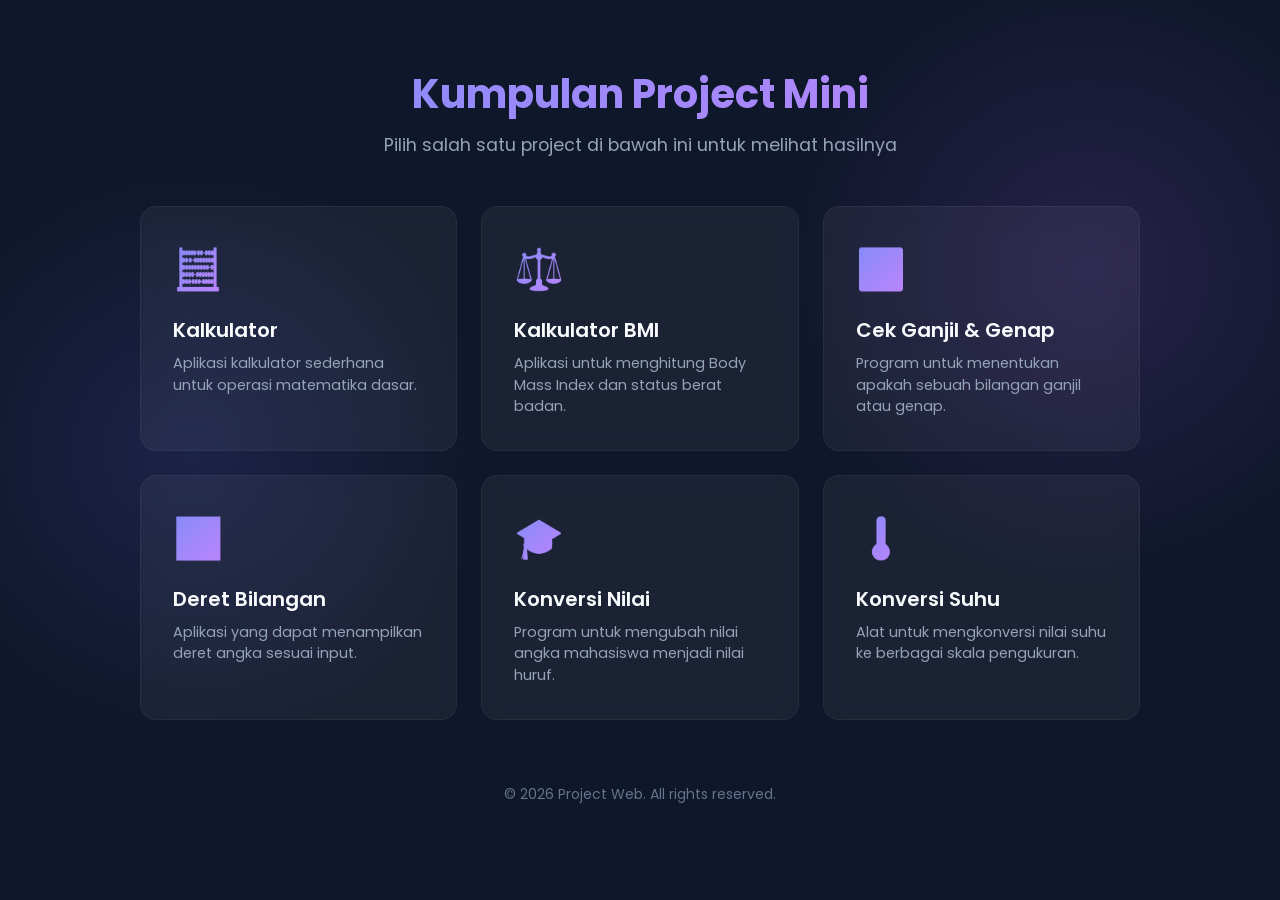
<file: kalkulator/index.html>
<!DOCTYPE html>
<html lang="id">
<head>
    <meta charset="UTF-8">
    <meta name="viewport" content="width=device-width, initial-scale=1.0">
    <title>Kumpulan Project Web</title>
    <link href="https://fonts.googleapis.com/css2?family=Poppins:wght@300;400;600;700&display=swap" rel="stylesheet">
    <style>
        :root {
            --primary: #6366f1;
            --secondary: #a855f7;
            --bg-color: #0f172a;
            --text-color: #f8fafc;
            --card-bg: rgba(255, 255, 255, 0.05);
            --card-hover: rgba(255, 255, 255, 0.1);
        }

        * {
            margin: 0;
            padding: 0;
            box-sizing: border-box;
            font-family: 'Poppins', sans-serif;
        }

        body {
            background-color: var(--bg-color);
            background-image: 
                radial-gradient(circle at 15% 50%, rgba(99, 102, 241, 0.15), transparent 25%),
                radial-gradient(circle at 85% 30%, rgba(168, 85, 247, 0.15), transparent 25%);
            color: var(--text-color);
            min-height: 100vh;
            display: flex;
            flex-direction: column;
            align-items: center;
            padding: 2rem;
        }

        .container {
            max-width: 1000px;
            width: 100%;
        }

        header {
            text-align: center;
            margin-bottom: 3rem;
            margin-top: 2rem;
            animation: fadeInDown 1s ease-out;
        }

        header h1 {
            font-size: 2.5rem;
            font-weight: 700;
            margin-bottom: 0.5rem;
            background: linear-gradient(to right, #818cf8, #c084fc);
            -webkit-background-clip: text;
            -webkit-text-fill-color: transparent;
        }

        header p {
            color: #94a3b8;
            font-size: 1.1rem;
        }

        .grid {
            display: grid;
            grid-template-columns: repeat(auto-fit, minmax(280px, 1fr));
            gap: 1.5rem;
        }

        .card {
            background: var(--card-bg);
            border: 1px solid rgba(255, 255, 255, 0.05);
            border-radius: 16px;
            padding: 2rem;
            text-decoration: none;
            color: var(--text-color);
            transition: all 0.3s ease;
            backdrop-filter: blur(10px);
            display: flex;
            flex-direction: column;
            align-items: flex-start;
            animation: fadeInUp 0.8s ease-out backwards;
        }

        .card:nth-child(1) { animation-delay: 0.1s; }
        .card:nth-child(2) { animation-delay: 0.2s; }
        .card:nth-child(3) { animation-delay: 0.3s; }
        .card:nth-child(4) { animation-delay: 0.4s; }
        .card:nth-child(5) { animation-delay: 0.5s; }
        .card:nth-child(6) { animation-delay: 0.6s; }

        .card:hover {
            transform: translateY(-5px);
            background: var(--card-hover);
            border-color: rgba(255, 255, 255, 0.1);
            box-shadow: 0 10px 30px -10px rgba(0, 0, 0, 0.5);
        }

        .icon {
            font-size: 2.5rem;
            margin-bottom: 1rem;
            background: linear-gradient(135deg, #818cf8, #c084fc);
            -webkit-background-clip: text;
            -webkit-text-fill-color: transparent;
            display: inline-block;
        }

        .card h2 {
            font-size: 1.25rem;
            font-weight: 600;
            margin-bottom: 0.5rem;
        }

        .card p {
            color: #94a3b8;
            font-size: 0.9rem;
            line-height: 1.5;
        }

        @keyframes fadeInDown {
            from { opacity: 0; transform: translateY(-20px); }
            to { opacity: 1; transform: translateY(0); }
        }

        @keyframes fadeInUp {
            from { opacity: 0; transform: translateY(20px); }
            to { opacity: 1; transform: translateY(0); }
        }
        
        footer {
            margin-top: 4rem;
            text-align: center;
            color: #64748b;
            font-size: 0.875rem;
        }
    </style>
</head>
<body>

    <div class="container">
        <header>
            <h1>Kumpulan Project Mini</h1>
            <p>Pilih salah satu project di bawah ini untuk melihat hasilnya</p>
        </header>

        <div class="grid">
            <a href="1-kalkulator.html" class="card">
                <div class="icon">🧮</div>
                <h2>Kalkulator</h2>
                <p>Aplikasi kalkulator sederhana untuk operasi matematika dasar.</p>
            </a>
            
            <a href="BMI.html" class="card">
                <div class="icon">⚖️</div>
                <h2>Kalkulator BMI</h2>
                <p>Aplikasi untuk menghitung Body Mass Index dan status berat badan.</p>
            </a>

            <a href="cek_Ganjil_Genap.html" class="card">
                <div class="icon">🔢</div>
                <h2>Cek Ganjil & Genap</h2>
                <p>Program untuk menentukan apakah sebuah bilangan ganjil atau genap.</p>
            </a>

            <a href="deret_bilangan.html" class="card">
                <div class="icon">📈</div>
                <h2>Deret Bilangan</h2>
                <p>Aplikasi yang dapat menampilkan deret angka sesuai input.</p>
            </a>

            <a href="konvesi_nilai_mahasiswa.html" class="card">
                <div class="icon">🎓</div>
                <h2>Konversi Nilai</h2>
                <p>Program untuk mengubah nilai angka mahasiswa menjadi nilai huruf.</p>
            </a>

            <a href="konvesi_suhu.html" class="card">
                <div class="icon">🌡️</div>
                <h2>Konversi Suhu</h2>
                <p>Alat untuk mengkonversi nilai suhu ke berbagai skala pengukuran.</p>
            </a>
        </div>
        
        <footer>
            <p>&copy; 2026 Project Web. All rights reserved.</p>
        </footer>
    </div>

</body>
</html>
</file>
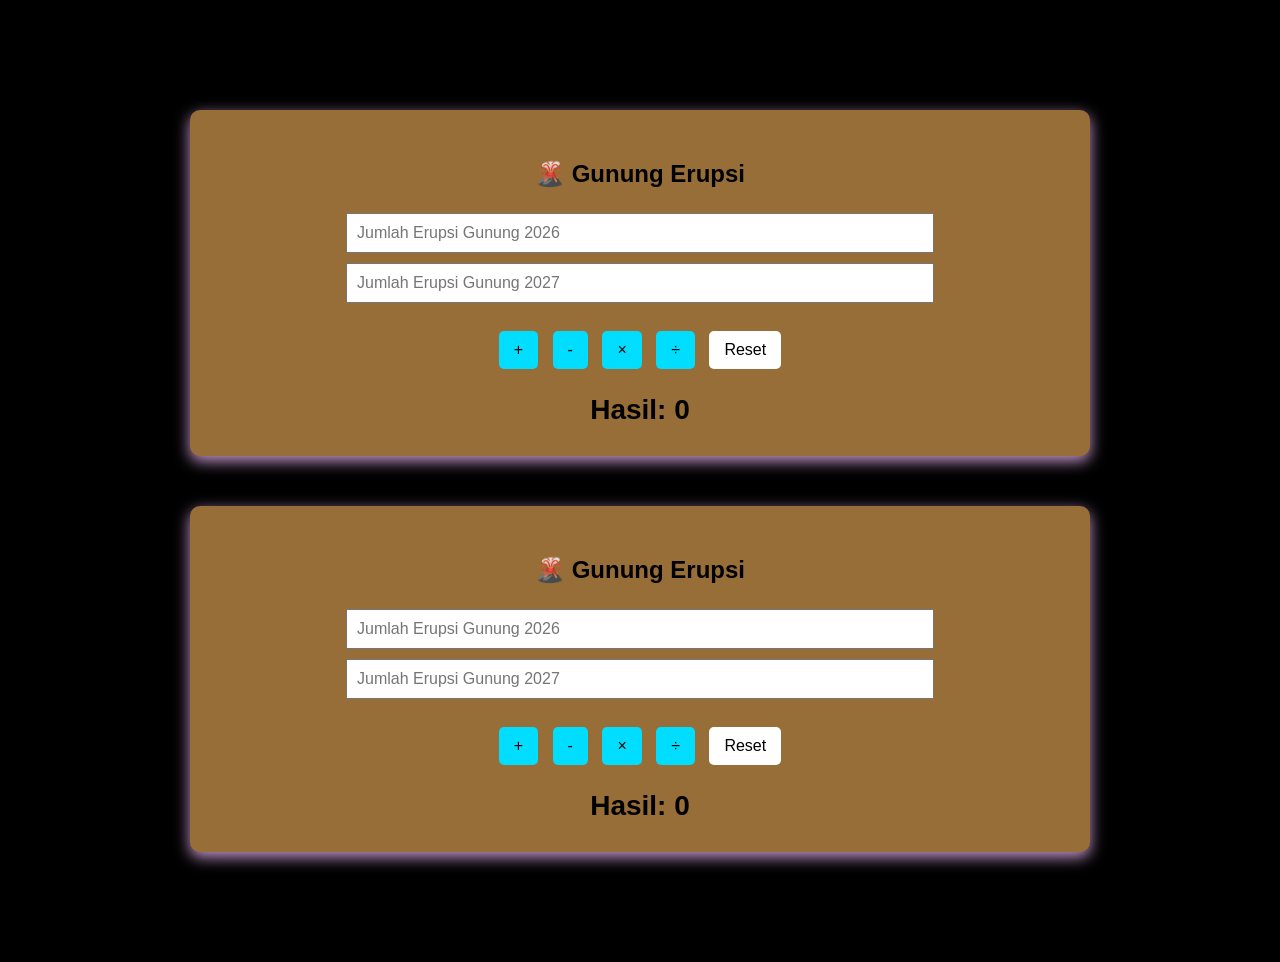
<file: kalkulator/1-kalkulator.html>
<!DOCTYPE html>
<html>

<head>
    <title>Kalkulator Sederhana</title>
    <style>
        body {
            font-family: Arial, sans-serif;
            max-width: 900px;
            margin: 50px auto;
            padding: 60px;
            background: #000000;
        }

        .kalkulator {
            background: rgb(152, 110, 56);
            padding: 30px;
            border-radius: 10px;
            box-shadow: 0 5px 15px rgb(199, 152, 206);
            text-align: center;
        }

        input {
            padding: 9px;
            margin: 5px;
            font-size: 16px;
            width: 70%;
            box-sizing: border-box;
        }

        button {
            padding: 10px 15px;
            margin: 5px;
            font-size: 16px;
            background: #00ddff;
            color: rgb(0, 0, 0);
            border: none;
            border-radius: 5px;
            cursor: pointer;
        }

        button:hover {
            background: #2980b9;
        }

        .hasil {
            font-size: 28px;
            font-weight: bold;
            color: #000000;
            margin-top: 20px;
        }
    </style>
</head>

<body>
    <div class="kalkulator">
        <h2>🌋 Gunung Erupsi</h2>
        <input type="number" id="angka1" placeholder="Jumlah Erupsi Gunung 2026"><br>
        <input type="number" id="angka2" placeholder="Jumlah Erupsi Gunung 2027"><br><br>
        <button onclick="tambah()">+</button>
        <button onclick="kurang()">-</button>
        <button onclick="kali()">×</button>
        <button onclick="bagi()">÷</button>
        <button onclick="reset()" style="background: #ffffff;">Reset</button>
        <div class="hasil">Hasil: <span id="hasilAngka">0</span></div>
    </div>
    <!-- Jarak / spasi antar elemen yang bisa diatur tingginya -->
    <div style="height: 50px;"></div>
    <div class="kalkulator">
        <h2>🌋 Gunung Erupsi</h2>
        <input type="number" id="angka1" placeholder="Jumlah Erupsi Gunung 2026"><br>
        <input type="number" id="angka2" placeholder="Jumlah Erupsi Gunung 2027"><br><br>
        <button onclick="tambah()">+</button>
        <button onclick="kurang()">-</button>
        <button onclick="kali()">×</button>
        <button onclick="bagi()">÷</button>
        <button onclick="reset()" style="background: #ffffff;">Reset</button>
        <div class="hasil">Hasil: <span id="hasilAngka">0</span></div>
    </div>

    <script>
        // Penjelasan: document.getElementById digunakan untuk mengambil nilai dari tag HTML
        function tambah() {
            let a = Number(document.getElementById('angka1').value);
            let b = Number(document.getElementById('angka2').value);
            document.getElementById('hasilAngka').innerHTML = a + b;
        }

        function kurang() {
            let a = Number(document.getElementById('angka1').value);
            let b = Number(document.getElementById('angka2').value);
            document.getElementById('hasilAngka').innerHTML = a - b;
        }

        function kali() {
            let a = Number(document.getElementById('angka1').value);
            let b = Number(document.getElementById('angka2').value);
            document.getElementById('hasilAngka').innerHTML = a * b;
        }

        function bagi() {
            let a = Number(document.getElementById('angka1').value);
            let b = Number(document.getElementById('angka2').value);

            // Validasi pencegahan pembagian dengan angka 0
            if (b === 0) {
                alert('Peringatan: Tidak bisa membagi angka dengan 0!');
                return;
            }
            document.getElementById('hasilAngka').innerHTML = a / b;
        }

        function reset() {
            document.getElementById('angka1').value = "";
            document.getElementById('angka2').value = "";
            document.getElementById('hasilAngka').innerHTML = '0';
        }
    </script>
</body>

</html>
</file>
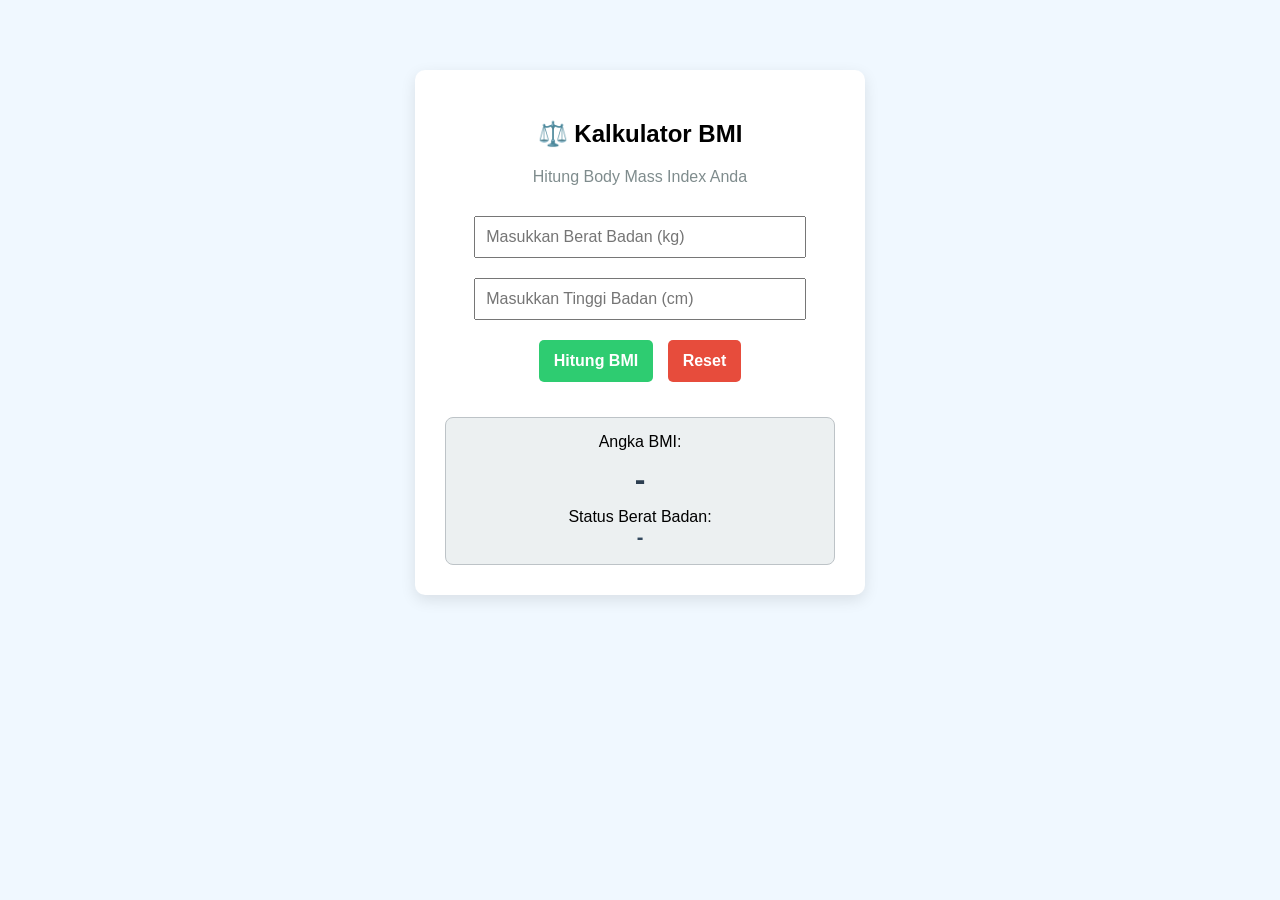
<file: kalkulator/BMI.html>
<!DOCTYPE html>
<html>
<head>
    <title>Kalkulator BMI</title>
    <style>
        /* CSS Dasar sesuai dengan yang sudah dipelajari (Clean & Center) */
        body { font-family: Arial, sans-serif; max-width: 450px; margin: 50px auto; padding: 20px; background: #f0f8ff; }
        .container { background: white; padding: 30px; border-radius: 10px; box-shadow: 0 5px 15px rgba(0,0,0,0.1); text-align: center; }
        input { padding: 10px; margin: 10px 5px; font-size: 16px; width: 85%; box-sizing: border-box; }
        button { padding: 12px 15px; margin: 10px 5px; font-size: 16px; background: #2ecc71; color: white; border: none; border-radius: 5px; cursor: pointer; font-weight: bold;}
        button:hover { background: #27ae60; }
        .btn-reset { background: #e74c3c; }
        .btn-reset:hover { background: #c0392b; }
        
        /* Hiasan CSS untuk area hasil */
        .box-hasil { margin-top: 25px; padding: 15px; background: #ecf0f1; border-radius: 8px; border: 1px solid #bdc3c7; }
        .hasil-angka { font-size: 32px; font-weight: bold; color: #2c3e50; margin: 10px 0; }
        .hasil-status { font-size: 20px; font-weight: bold; color: #34495e; }
    </style>
</head>
<body>
    <div class="container">
        <h2>⚖️ Kalkulator BMI</h2>
        <p style="color: #7f8c8d; margin-bottom: 20px;">Hitung Body Mass Index Anda</p>
        
        <!-- 2 Form Input: Berat (kg) dan Tinggi (cm) -->
        <input type="number" id="inputBerat" placeholder="Masukkan Berat Badan (kg)">
        <input type="number" id="inputTinggi" placeholder="Masukkan Tinggi Badan (cm)">
        
        <!-- Tombol Eksekusi -->
        <button onclick="hitungBMI()">Hitung BMI</button>
        <button onclick="reset()" class="btn-reset">Reset</button>
        
        <!-- Area Tampil Hasil -->
        <div class="box-hasil">
            <div>Angka BMI:</div>
            <div class="hasil-angka" id="angkaBMI">-</div>
            <div>Status Berat Badan:</div>
            <div class="hasil-status" id="statusBMI">-</div>
        </div>
    </div>

    <script>
        function hitungBMI() {
            // 1. Mengambil nilai input
            let berat = parseFloat(document.getElementById('inputBerat').value);
            let tinggiCm = parseFloat(document.getElementById('inputTinggi').value);

            // Validasi Input (mencegah form kosong atau nilai minus)
            if (isNaN(berat) || isNaN(tinggiCm) || berat <= 0 || tinggiCm <= 0) {
                alert("Silakan masukkan nilai Berat dan Tinggi yang valid!");
                return;
            }

            // 2. Rumus Dasar BMI
            // Ubah dulu cm ke meter dengan membagi 100
            let tinggiMeter = tinggiCm / 100;
            // Rumus: Berat / (Tinggi dalam meter * Tinggi dalam meter)
            let bmi = berat / (tinggiMeter * tinggiMeter);

            // 3. Menentukan Status Berat Badan berdasarkan kriteria
            let status = "";
            
            if (bmi < 18.5) {
                status = "Kurus";
            } else if (bmi <= 24.9) {
                status = "Normal";
            } else if (bmi <= 29.9) {
                status = "Gemuk";
            } else {
                status = "Obesitas"; // BMI 30 ke atas
            }

            // 4. Menampilkan hasil ke layar
            // toFixed(1) digunakan agar angka desimal di belakang koma hanya 1 digit (contoh: 22.5)
            document.getElementById('angkaBMI').innerHTML = bmi.toFixed(1);
            document.getElementById('statusBMI').innerHTML = status;
        }

        function reset() {
            // Mengembalikan semua input dan output ke kondisi semula
            document.getElementById('inputBerat').value = "";
            document.getElementById('inputTinggi').value = "";
            document.getElementById('angkaBMI').innerHTML = "-";
            document.getElementById('statusBMI').innerHTML = "-";
        }
    </script>
</body>
</html>
</file>
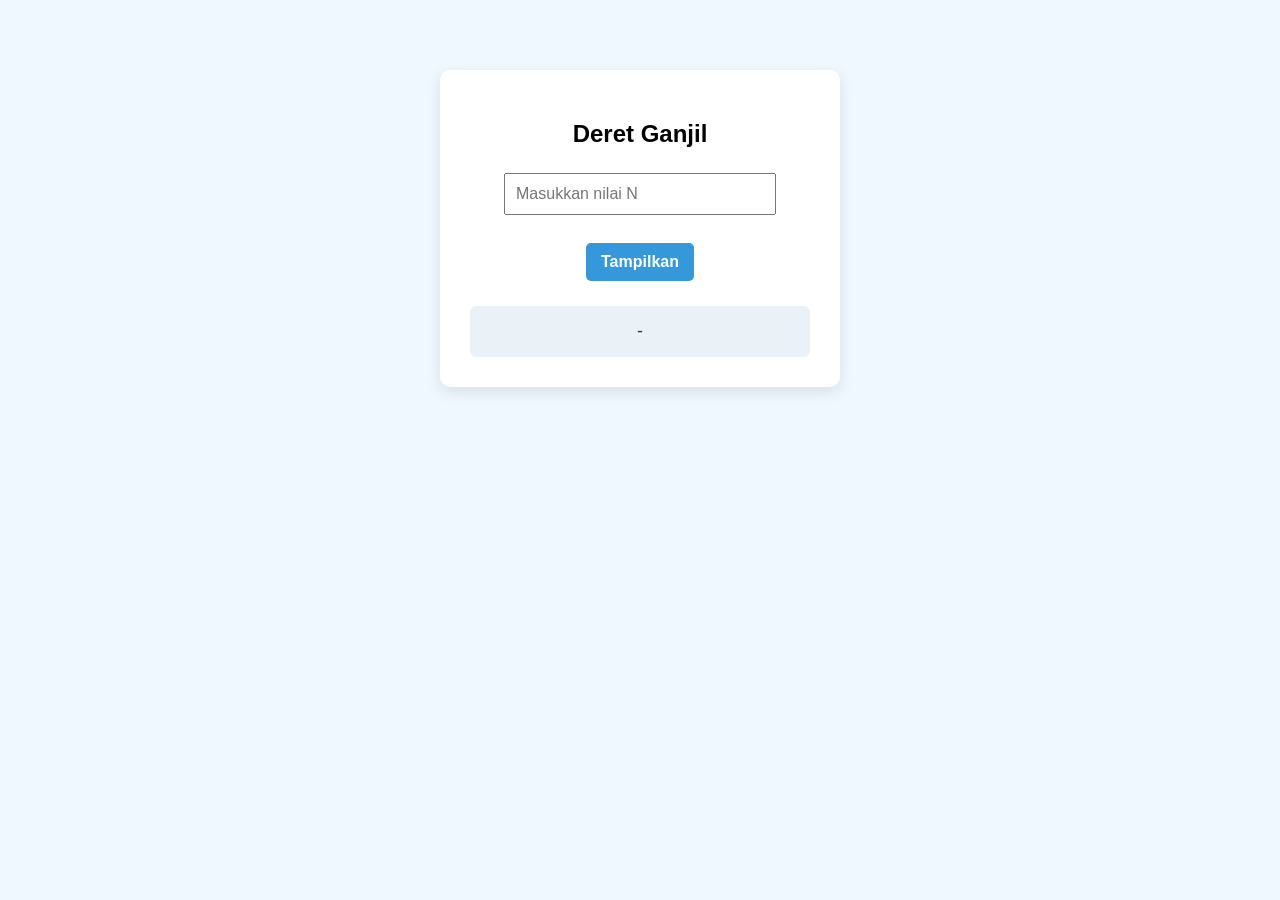
<file: kalkulator/deret_bilangan.html>
<!DOCTYPE html>
<html>
<head>
    <title>Tugas 2 - Deret Bilangan Ganjil</title>
    <style>
        body { font-family: Arial, sans-serif; max-width: 400px; margin: 50px auto; padding: 20px; background: #f0f8ff; }
        .container { background: white; padding: 30px; border-radius: 10px; box-shadow: 0 5px 15px rgba(0,0,0,0.1); text-align: center; }
        input { padding: 10px; margin: 5px; font-size: 16px; width: 80%; box-sizing: border-box; }
        button { padding: 10px 15px; margin: 5px; font-size: 16px; background: #3498db; color: white; border: none; border-radius: 5px; cursor: pointer; font-weight: bold; }
        button:hover { background: #2980b9; }
        .hasil { font-size: 18px; color: #2c3e50; margin-top: 20px; padding: 15px; background: #eaf2f8; border-radius: 6px; word-wrap: break-word; }
    </style>
</head>
<body>
    <div class="container">
        <h2> Deret Ganjil</h2>
        
        <input type="number" id="inputN" placeholder="Masukkan nilai N">
        <br><br>
        <button onclick="tampilkanDeret()">Tampilkan</button>
        
        <div class="hasil" id="hasilTarget">-</div>
    </div>

    <script>
        function tampilkanDeret() {
            let n = parseFloat(document.getElementById('inputN').value);

            // Validasi jika N < 1 atau kosong
            if (isNaN(n) || n < 1) {
                document.getElementById('hasilTarget').innerHTML = "Masukkan angka positif!";
                return;
            }

            let teksHasil = "";

            // Menggunakan perulangan for untuk mencari nilai ganjil
            for (let i = 1; i <= n; i++) {
                if (i % 2 !== 0) {
                    // Menyusun teks agar berformat: 1, 3, 5, 7
                    if (teksHasil === "") {
                        teksHasil = i;
                    } else {
                        teksHasil = teksHasil + ", " + i;
                    }
                }
            }

            // Mencetak hasil ke layar
            document.getElementById('hasilTarget').innerHTML = teksHasil;
        }
    </script>
</body>
</html>
</file>
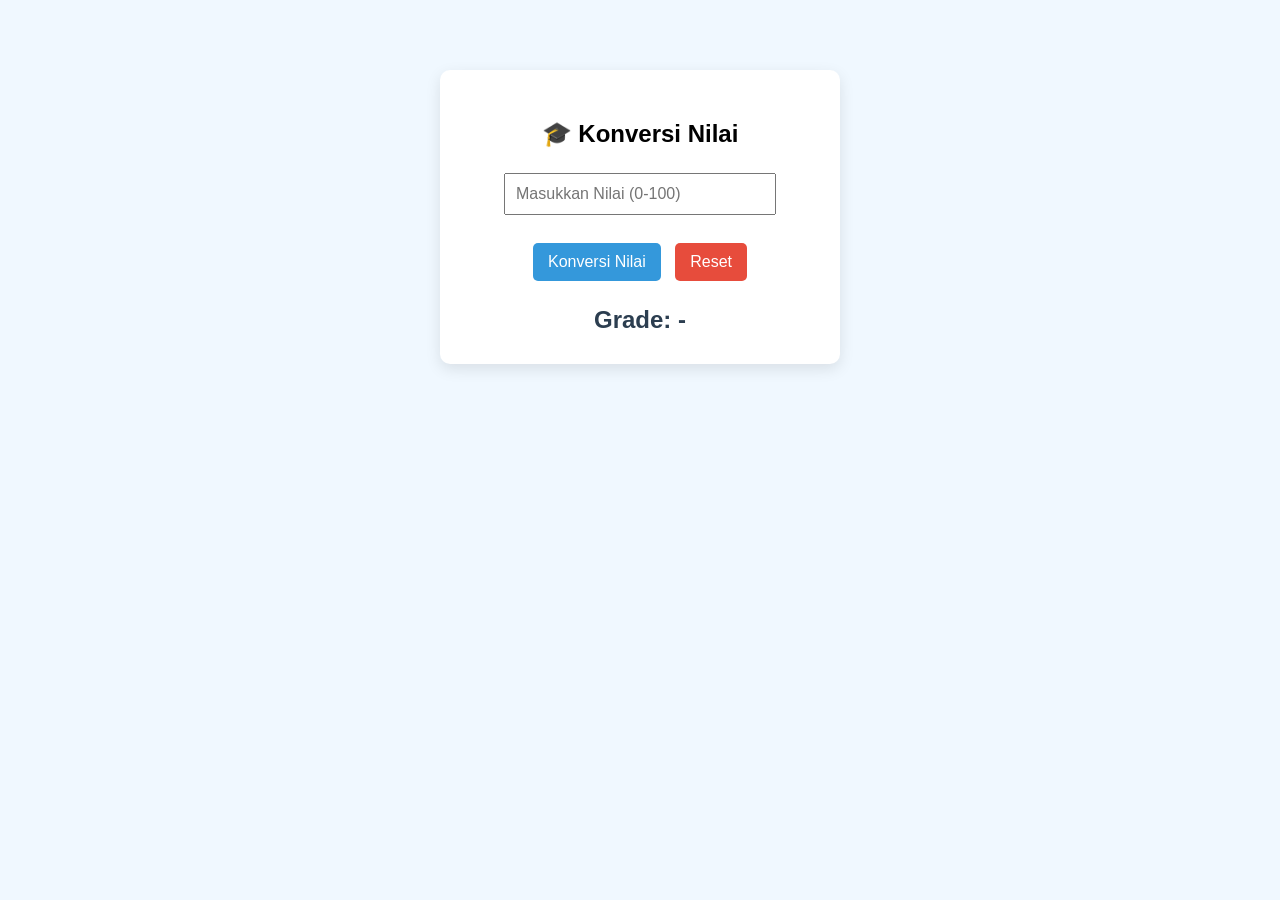
<file: kalkulator/konvesi_nilai_mahasiswa.html>
<!doctype html>
<html>
  <head>
    <title>Konversi Nilai Mahasiswa</title>
    <style>
      body {
        font-family: Arial, sans-serif;
        max-width: 400px;
        margin: 50px auto;
        padding: 20px;
        background: #f0f8ff;
      }
      .container {
        background: white;
        padding: 30px;
        border-radius: 10px;
        box-shadow: 0 5px 15px rgba(0, 0, 0, 0.1);
        text-align: center;
      }
      input {
        padding: 10px;
        margin: 5px;
        font-size: 16px;
        width: 80%;
        box-sizing: border-box;
      }
      button {
        padding: 10px 15px;
        margin: 5px;
        font-size: 16px;
        background: #3498db;
        color: white;
        border: none;
        border-radius: 5px;
        cursor: pointer;
      }
      button:hover {
        background: #2980b9;
      }
      .hasil {
        font-size: 24px;
        font-weight: bold;
        color: #2c3e50;
        margin-top: 20px;
      }
    </style>
  </head>
  <body>
    <div class="container">
      <h2>🎓 Konversi Nilai</h2>
      <!-- Input bertipe number untuk skala 0-100 -->
      <input
        type="number"
        id="inputNilai"
        placeholder="Masukkan Nilai (0-100)"
      /><br /><br />

      <button onclick="konversi()">Konversi Nilai</button>
      <button onclick="reset()" style="background: #e74c3c">Reset</button>

      <!-- idTarget disiapkan untuk mencetak hasil -->
      <div class="hasil">Grade: <span id="idTarget">-</span></div>
    </div>

    <script>
      function konversi() {
        // 1. Mengambil nilai dari input teks (Tipe Number)
        let nilai = parseFloat(document.getElementById("inputNilai").value);

        // Validasi: memastikan user memasukkan angka dan rentangnya 0-100
        if (isNaN(nilai)) {
          alert("Silakan masukkan nilai terlebih dahulu!");
          return;
        }
        if (nilai < 0 || nilai > 100) {
          alert("Nilai harus berada pada skala 0 hingga 100!");
          return;
        }

        let grade;

        // 2. Menggunakan percabangan if - else if - else sesuai kondisi pencetakan nilai
        if (nilai >= 90) {
          grade = "A";
        } else if (nilai >= 80) {
          grade = "B";
        } else if (nilai >= 70) {
          grade = "C";
        } else if (nilai >= 60) {
          grade = "D";
        } else {
          grade = "E"; // Nilai di bawah 60
        }

        // 3. Cetak hasilnya menggunakan document.getElementById('idTarget').innerHTML
        document.getElementById("idTarget").innerHTML = grade;
      }

      function reset() {
        // Mengosongkan form input dan mengembalikan hasil ke tampilan awal
        document.getElementById("inputNilai").value = "";
        document.getElementById("idTarget").innerHTML = "-";
      }
    </script>
  </body>
</html>
</file>
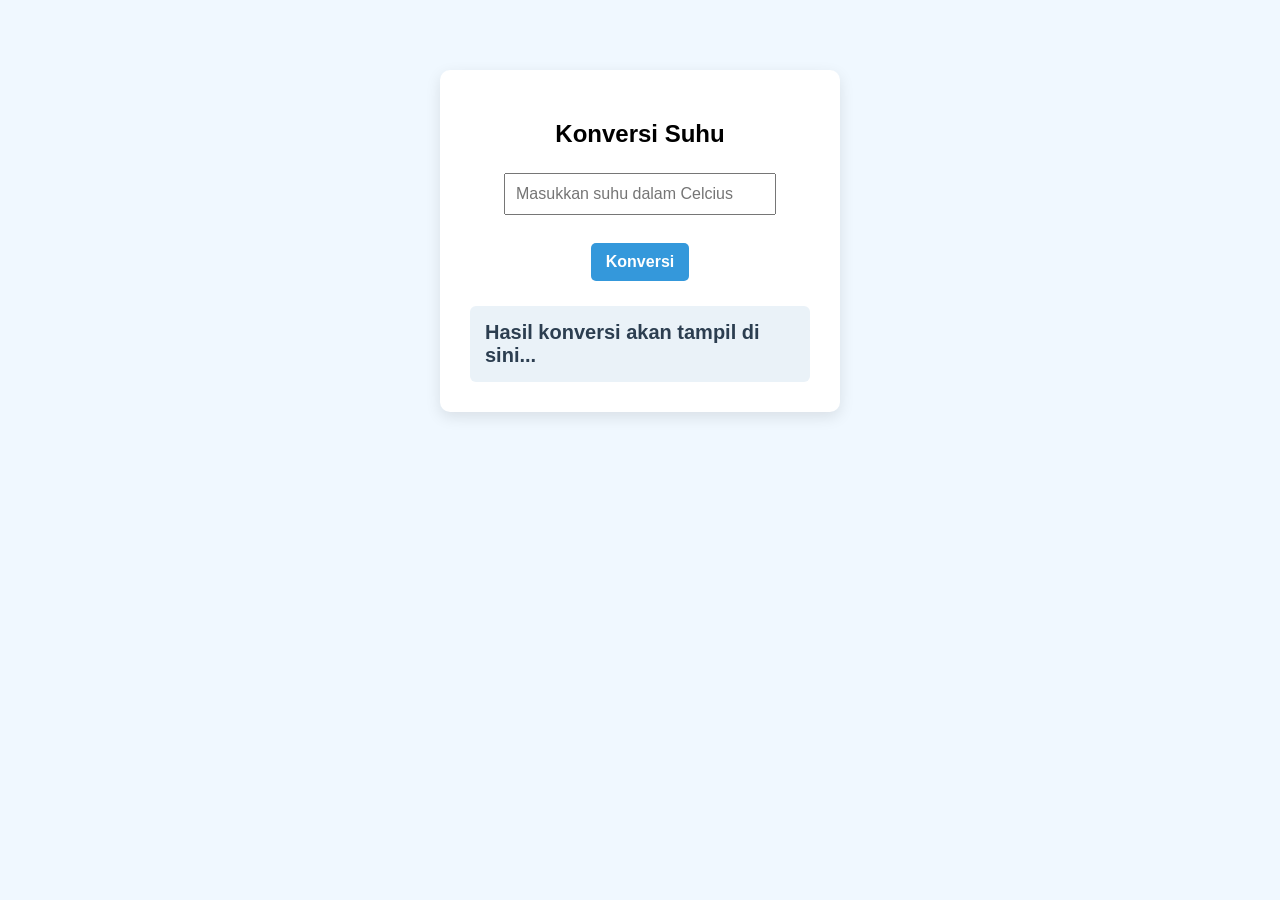
<file: kalkulator/konvesi_suhu.html>
<!DOCTYPE html>
<html>
<head>
    <title>Tugas 1 - Konversi Suhu</title>
    <style>
        body { font-family: Arial, sans-serif; max-width: 400px; margin: 50px auto; padding: 20px; background: #f0f8ff; }
        .container { background: white; padding: 30px; border-radius: 10px; box-shadow: 0 5px 15px rgba(0,0,0,0.1); text-align: center; }
        input { padding: 10px; margin: 5px; font-size: 16px; width: 80%; box-sizing: border-box; }
        button { padding: 10px 15px; margin: 5px; font-size: 16px; background: #3498db; color: white; border: none; border-radius: 5px; cursor: pointer; font-weight: bold; }
        button:hover { background: #2980b9; }
        .hasil { font-size: 20px; font-weight: bold; color: #2c3e50; margin-top: 20px; text-align: left; background: #eaf2f8; padding: 15px; border-radius: 6px;}
    </style>
</head>
<body>
    <div class="container">
        <h2> Konversi Suhu</h2>
        
        <input type="number" id="inputCelcius" placeholder="Masukkan suhu dalam Celcius">
        <br><br>
        <button onclick="konversiSuhu()">Konversi</button>
        
        <div class="hasil" id="hasilTarget">Hasil konversi akan tampil di sini...</div>
    </div>

    <script>
        function konversiSuhu() {
            // Mengambil nilai input
            let celcius = parseFloat(document.getElementById('inputCelcius').value);

            // Validasi input harus angka dan tidak boleh kosong
            if (isNaN(celcius)) {
                document.getElementById('hasilTarget').innerHTML = "Peringatan: Input harus berupa angka!";
                return;
            }

            // Rumus perhitungan suhu
            let fahrenheit = (celcius * 9/5) + 32;
            let kelvin = celcius + 273.15;

            // Menampilkan hasil
            document.getElementById('hasilTarget').innerHTML = 
                "Fahrenheit = " + fahrenheit + " &deg;F<br>" + 
                "Kelvin = " + kelvin + " K";
        }
    </script>
</body>
</html>
</file>
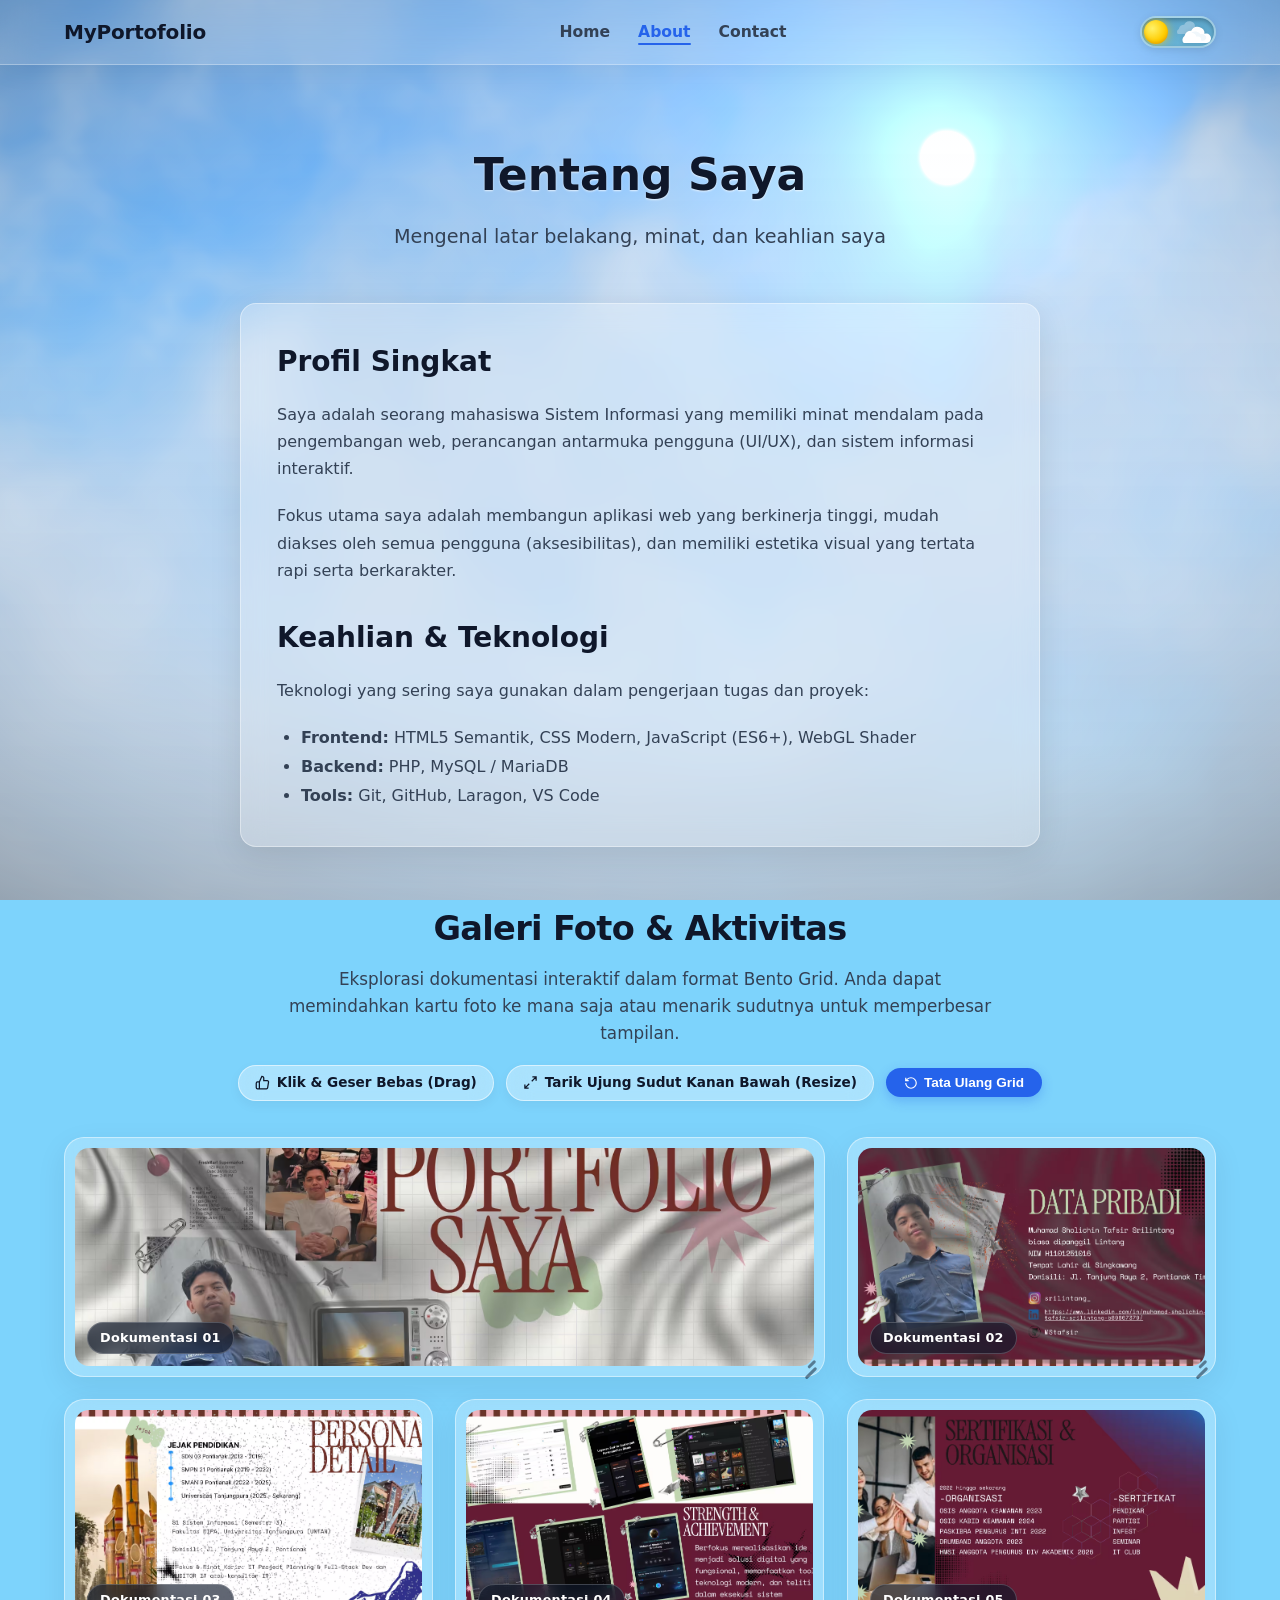
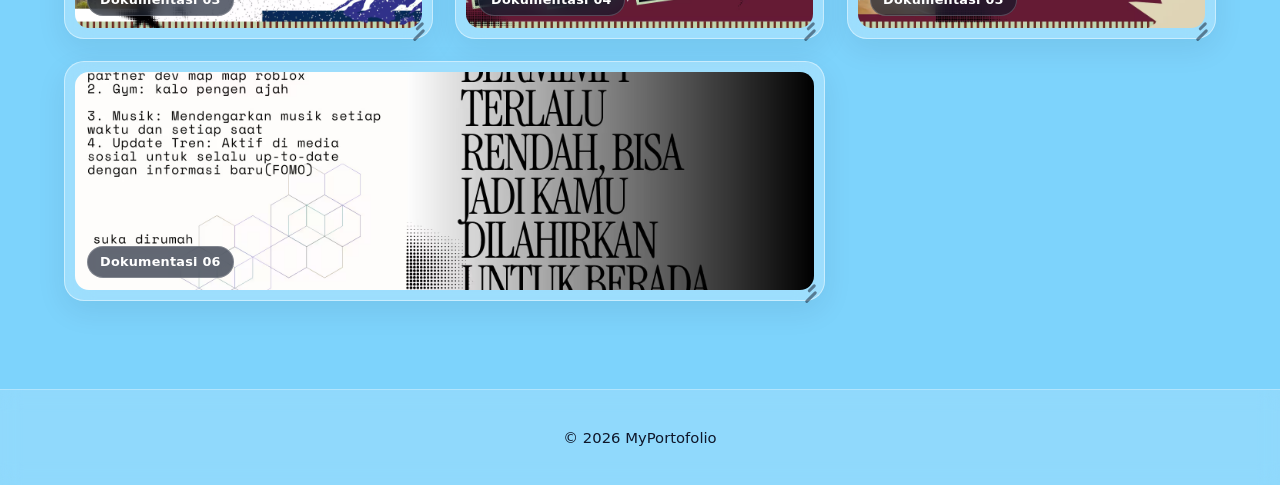
<file: portofolio/about.html>
<!DOCTYPE html>
<html lang="id">
<head>
  <meta charset="UTF-8">
  <meta name="viewport" content="width=device-width, initial-scale=1.0">
  <meta name="description" content="Tentang Saya - Profil Mahasiswa Sistem Informasi.">
  <title>About — MyPortofolio</title>
  <link rel="stylesheet" href="css/style.css">
</head>
<body>
  <!-- Fullscreen interactive morning cloud background -->
  <canvas id="cloud-canvas"></canvas>
  <div id="cloud-overlay"></div>
  <div id="cloud-fallback" class="cloud-fallback" aria-hidden="true"></div>

  <!-- Navigasi -->
  <nav>
    <div class="container">
      <div class="logo">MyPortofolio</div>
      <ul class="nav-links">
        <li><a href="index.html">Home</a></li>
        <li><a href="about.html" class="active">About</a></li>
        <li><a href="contact.html">Contact</a></li>
      </ul>
    </div>
  </nav>

  <!-- Header Halaman -->
  <header class="page-header">
    <div class="container">
      <h1>Tentang Saya</h1>
      <p>Mengenal latar belakang, minat, dan keahlian saya</p>
    </div>
  </header>

  <!-- Konten Utama -->
  <main class="content-section">
    <div class="container">
      <article class="card-panel">
        <h2>Profil Singkat</h2>
        <p>
          Saya adalah seorang mahasiswa Sistem Informasi yang memiliki minat mendalam pada pengembangan web, perancangan antarmuka pengguna (UI/UX), dan sistem informasi interaktif.
        </p>
        <p>
          Fokus utama saya adalah membangun aplikasi web yang berkinerja tinggi, mudah diakses oleh semua pengguna (aksesibilitas), dan memiliki estetika visual yang tertata rapi serta berkarakter.
        </p>

        <h2 style="margin-top: 32px;">Keahlian & Teknologi</h2>
        <p>
          Teknologi yang sering saya gunakan dalam pengerjaan tugas dan proyek:
        </p>
        <ul style="padding-left: 24px; color: var(--slate); line-height: 1.8;">
          <li><strong>Frontend:</strong> HTML5 Semantik, CSS Modern, JavaScript (ES6+), WebGL Shader</li>
          <li><strong>Backend:</strong> PHP, MySQL / MariaDB</li>
          <li><strong>Tools:</strong> Git, GitHub, Laragon, VS Code</li>
        </ul>
      </article>

      <!-- Galeri Interaktif Bento Grid -->
      <section class="bento-section">
        <div class="bento-header">
          <h2>Galeri Foto & Aktivitas</h2>
          <p>Eksplorasi dokumentasi interaktif dalam format Bento Grid. Anda dapat memindahkan kartu foto ke mana saja atau menarik sudutnya untuk memperbesar tampilan.</p>
          <div class="bento-badges">
            <span class="bento-badge">
              <svg width="15" height="15" viewBox="0 0 24 24" fill="none" stroke="currentColor" stroke-width="2"><path d="M14 9V5a3 3 0 0 0-3-3l-4 9v11h11.28a2 2 0 0 0 2-1.7l1.38-9a2 2 0 0 0-2-2.3zM7 22H4a2 2 0 0 1-2-2v-7a2 2 0 0 1 2-2h3"/></svg>
              Klik & Geser Bebas (Drag)
            </span>
            <span class="bento-badge">
              <svg width="15" height="15" viewBox="0 0 24 24" fill="none" stroke="currentColor" stroke-width="2"><path d="M15 3h6v6M9 21H3v-6M21 3l-7 7M3 21l7-7"/></svg>
              Tarik Ujung Sudut Kanan Bawah (Resize)
            </span>
            <button type="button" id="bento-reset-btn" class="bento-reset-btn" title="Kembalikan susunan awal Bento Grid">
              <svg width="14" height="14" viewBox="0 0 24 24" fill="none" stroke="currentColor" stroke-width="2"><path d="M3 12a9 9 0 1 0 9-9 9.75 9.75 0 0 0-6.74 2.74L3 8"/><path d="M3 3v5h5"/></svg>
              Tata Ulang Grid
            </button>
          </div>
        </div>

        <div class="bento-playground" id="bento-playground">
          <!-- Item 1 (Wide Bento) -->
          <div class="bento-card bento-span-2" data-index="1">
            <div class="bento-card-inner">
              <img src="images/1.avif" alt="Dokumentasi 1" loading="lazy">
              <div class="bento-caption">Dokumentasi 01</div>
            </div>
            <div class="bento-resize-handle" title="Tarik untuk mengubah ukuran"></div>
          </div>

          <!-- Item 2 -->
          <div class="bento-card" data-index="2">
            <div class="bento-card-inner">
              <img src="images/2.avif" alt="Dokumentasi 2" loading="lazy">
              <div class="bento-caption">Dokumentasi 02</div>
            </div>
            <div class="bento-resize-handle" title="Tarik untuk mengubah ukuran"></div>
          </div>

          <!-- Item 3 -->
          <div class="bento-card" data-index="3">
            <div class="bento-card-inner">
              <img src="images/3.avif" alt="Dokumentasi 3" loading="lazy">
              <div class="bento-caption">Dokumentasi 03</div>
            </div>
            <div class="bento-resize-handle" title="Tarik untuk mengubah ukuran"></div>
          </div>

          <!-- Item 4 -->
          <div class="bento-card" data-index="4">
            <div class="bento-card-inner">
              <img src="images/4.avif" alt="Dokumentasi 4" loading="lazy">
              <div class="bento-caption">Dokumentasi 04</div>
            </div>
            <div class="bento-resize-handle" title="Tarik untuk mengubah ukuran"></div>
          </div>

          <!-- Item 5 -->
          <div class="bento-card" data-index="5">
            <div class="bento-card-inner">
              <img src="images/5.avif" alt="Dokumentasi 5" loading="lazy">
              <div class="bento-caption">Dokumentasi 05</div>
            </div>
            <div class="bento-resize-handle" title="Tarik untuk mengubah ukuran"></div>
          </div>

          <!-- Item 6 (Wide Bento) -->
          <div class="bento-card bento-span-2" data-index="6">
            <div class="bento-card-inner">
              <img src="images/6.avif" alt="Dokumentasi 6" loading="lazy">
              <div class="bento-caption">Dokumentasi 06</div>
            </div>
            <div class="bento-resize-handle" title="Tarik untuk mengubah ukuran"></div>
          </div>
        </div>
      </section>
    </div>
  </main>

  <!-- Footer -->
  <footer>
    <p>&copy; 2026 MyPortofolio</p>
  </footer>

  <script src="js/main.js"></script>
</body>
</html>
</file>
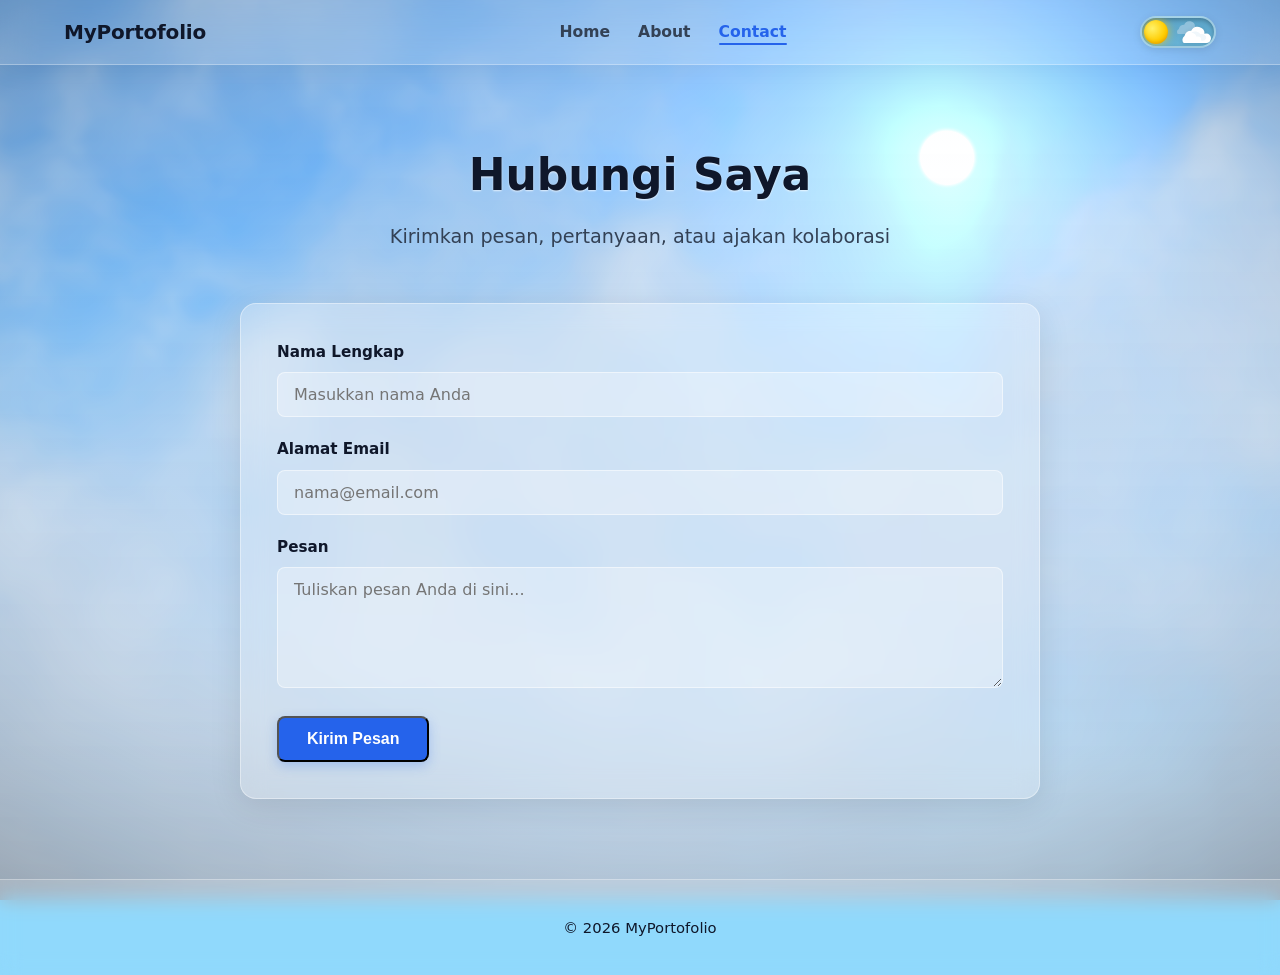
<file: portofolio/contact.html>
<!DOCTYPE html>
<html lang="id">
<head>
  <meta charset="UTF-8">
  <meta name="viewport" content="width=device-width, initial-scale=1.0">
  <meta name="description" content="Hubungi Saya - Formulir Kontak Mahasiswa Sistem Informasi.">
  <title>Contact — MyPortofolio</title>
  <link rel="stylesheet" href="css/style.css">
</head>
<body>
  <!-- Fullscreen interactive morning cloud background -->
  <canvas id="cloud-canvas"></canvas>
  <div id="cloud-overlay"></div>
  <div id="cloud-fallback" class="cloud-fallback" aria-hidden="true"></div>

  <!-- Navigasi -->
  <nav>
    <div class="container">
      <div class="logo">MyPortofolio</div>
      <ul class="nav-links">
        <li><a href="index.html">Home</a></li>
        <li><a href="about.html">About</a></li>
        <li><a href="contact.html" class="active">Contact</a></li>
      </ul>
    </div>
  </nav>

  <!-- Header Halaman -->
  <header class="page-header">
    <div class="container">
      <h1>Hubungi Saya</h1>
      <p>Kirimkan pesan, pertanyaan, atau ajakan kolaborasi</p>
    </div>
  </header>

  <!-- Konten Utama -->
  <main class="content-section">
    <div class="container">
      <div class="card-panel">
        <form id="contact-form" action="#" method="POST" onsubmit="handleContactSubmit(event)">
          <div class="form-group">
            <label for="name">Nama Lengkap</label>
            <input type="text" id="name" name="name" class="form-control" placeholder="Masukkan nama Anda" required>
          </div>

          <div class="form-group">
            <label for="email">Alamat Email</label>
            <input type="email" id="email" name="email" class="form-control" placeholder="nama@email.com" required>
          </div>

          <div class="form-group">
            <label for="message">Pesan</label>
            <textarea id="message" name="message" class="form-control" rows="5" placeholder="Tuliskan pesan Anda di sini..." required></textarea>
          </div>

          <button type="submit" class="btn" id="submit-btn">Kirim Pesan</button>
          <div id="form-feedback" style="margin-top: 16px; font-weight: 500; display: none;" role="status" aria-live="polite"></div>
        </form>
      </div>
    </div>
  </main>

  <!-- Footer -->
  <footer>
    <p>&copy; 2026 MyPortofolio</p>
  </footer>

  <script src="js/main.js"></script>
  <script>
    function handleContactSubmit(event) {
      event.preventDefault();
      const feedback = document.getElementById('form-feedback');
      const submitBtn = document.getElementById('submit-btn');
      
      feedback.style.display = 'block';
      feedback.style.color = '#15803d';
      feedback.textContent = 'Terima kasih! Pesan Anda berhasil dikirim.';
      
      event.target.reset();
      submitBtn.disabled = true;
      setTimeout(() => {
        submitBtn.disabled = false;
      }, 3000);
    }
  </script>
</body>
</html>
</file>
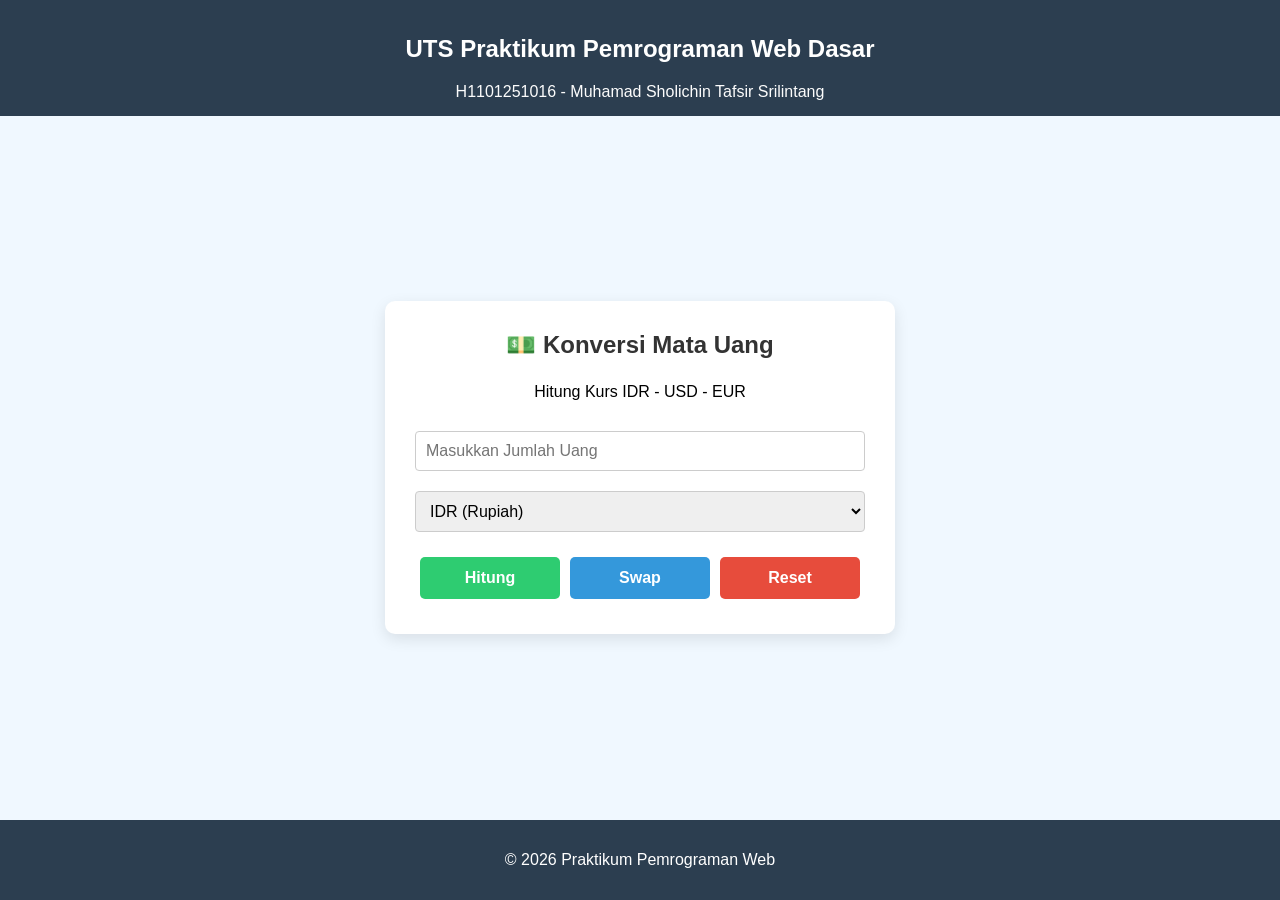
<file: UTS/UTS_H1101251016_Muhamad_Sholichin_Tafsir_Srilintang.html>
<!DOCTYPE html>
<html lang="id">
<head>
    <meta charset="UTF-8">
    <meta name="viewport" content="width=device-width, initial-scale=1.0">
    <title>UTS - Konversi Mata Uang</title>
    <style>
        body { font-family: Arial, sans-serif; 
            background: #f0f8ff; 
            margin: 0; padding: 0; 
            display: flex; 
            flex-direction: column; 

            min-height: 100vh; }
        
        header, footer { background: #2c3e50; 
                        color: white; 
                        text-align: center; 
                        padding: 15px; }

        header p { margin: 5px 0 0 0; 
                color: #fcfcfc; }

        main { flex: 1; display: flex; 
                        justify-content: center; 
                        align-items: center; 
                        padding: 50px; }

        section { background: white; 
            padding: 30px; 
            border-radius: 10px; 
            box-shadow: 0 5px 15px rgba(0,0,0,0.1); 
            text-align: center; 
            width: 100%; 
            max-width: 450px; }

        h3 { margin-top: 0; 
            color: #333; 
            font-size: 24px; }

        input, select { padding: 10px; 
            margin: 10px 0; 
            font-size: 16px; 
            width: 100%; 
            box-sizing: border-box; 
            border: 1px solid #ccc; 
            border-radius: 4px; }

        .tombol-grup { display: flex; 
            justify-content: center; 
            flex-wrap: wrap; 
            margin-top: 10px; }

        button { padding: 12px 15px; 
            margin: 5px; font-size: 16px; 
            background: #2ecc71; 
            color: white; border: none; 
            border-radius: 5px; cursor: pointer; 
            font-weight: bold; 
            flex: 1; 
            min-width: 90px; }

        button:hover { background: #27ae60; }
        .btn-swap { background: #3498db; }
        .btn-swap:hover { background: #2980b9; }
        .btn-reset { background: #e74c3c; }
        .btn-reset:hover { background: #c0392b; }
        
        #hasilContainer_H1101251016 { margin-top: 25px; 
            padding: 15px; 
            background: #737b87; 
            border-radius: 8px; 
            border: 1px solid #fefefe; 
            display: none; }

        .hasil-angka { font-size: 20px; 
            font-weight: bold; 
            color: #f7f7f7; 
            margin: 10px 0; }
        
        @media (max-width: 400px) {
            .tombol-grup { flex-direction: column; }
            button { width: 100%; margin: 5px 0; }
        }
    </style>
</head>
<body>
    <header>
        <h2>UTS Praktikum Pemrograman Web Dasar</h2>
        <p>H1101251016 - Muhamad Sholichin Tafsir Srilintang</p>
    </header>

    <main>
        <section>
            <h3>💵 Konversi Mata Uang</h3>
            <p style="color: #000000; margin-bottom: 20px;">Hitung Kurs IDR - USD - EUR</p>
            <input type="number" id="nominal_H1101251016" placeholder="Masukkan Jumlah Uang" min="0" step="any">
            <select id="asal_H1101251016">
                <option value="IDR">IDR (Rupiah)</option>
                <option value="USD">USD (Dolar)</option>
                <option value="EUR">EUR (Euro)</option>
            </select>

            <div class="tombol-grup">
                <button type="button" id="btnHitung_H1101251016">Hitung</button>
                <button type="button" id="btnSwap_H1101251016" class="btn-swap">Swap</button>
                <button type="button" id="btnReset_H1101251016" class="btn-reset">Reset</button>
            </div>
            <div id="hasilContainer_H1101251016">
                <div>Hasil Konversi:</div>
                <div class="hasil-angka" id="hasil1_H1101251016">-</div>
                <div class="hasil-angka" id="hasil2_H1101251016">-</div>
            </div>
        </section>
    </main>

    <footer>
        <p>&copy; 2026 Praktikum Pemrograman Web</p>
    </footer>

    <script>
        const kurs_H1101251016= { IDR: 1, USD: 18000, EUR: 1600 };
        
        const inputNominal = document.getElementById('nominal_H1101251016');
        const selectAsal = document.getElementById('asal_H1101251016');
        const containerHasil = document.getElementById('hasilContainer_H1101251016');

        function formatAngka(angka) {
            return angka.toLocaleString('id-ID', { minimumFractionDigits: 2, maximumFractionDigits: 2 });
        }

        document.getElementById('btnHitung_H1101251016').onclick = function() {
            let nominal = parseFloat(inputNominal.value);
            let mataUang = selectAsal.value;
            
            if (isNaN(nominal) || nominal < 0) {
                alert('Silakan masukkan jumlah uang yang valid!');
                return;
            }

            let nilaiIDR = nominal;
            if (mataUang === 'USD') nilaiIDR = nominal * kurs_H1101251016.USD;
            if (mataUang === 'EUR') nilaiIDR = nominal * kurs_H1101251016.EUR;

            containerHasil.style.display = 'block';
            let out1 = document.getElementById('hasil1_H1101251016');
            let out2 = document.getElementById('hasil2_H1101251016');

            if (mataUang === 'IDR') {
                out1.innerText = `USD: $ ${formatAngka(nilaiIDR / kurs_H1101251016.USD)}`;
                out2.innerText = `EUR: € ${formatAngka(nilaiIDR / kurs_H1101251016.EUR)}`;
            } else if (mataUang === 'USD') {
                out1.innerText = `IDR: Rp ${formatAngka(nilaiIDR)}`;
                out2.innerText = `EUR: € ${formatAngka(nilaiIDR / kurs_H1101251016.EUR)}`;
            } else {
                out1.innerText = `IDR: Rp ${formatAngka(nilaiIDR)}`;
                out2.innerText = `USD: $ ${formatAngka(nilaiIDR / kurs_H1101251016.USD)}`;
            }
        };

        document.getElementById('btnSwap_H1101251016').onclick = function() {
            if (selectAsal.value === 'IDR') selectAsal.value = 'USD';
            else if (selectAsal.value === 'USD') selectAsal.value = 'EUR';
            else selectAsal.value = 'IDR';
            
            if (inputNominal.value) document.getElementById('btnHitung_H1101251016').click();
        };

        document.getElementById('btnReset_H1101251016').onclick = function() {
            inputNominal.value = '';
            selectAsal.value = 'IDR';
            containerHasil.style.display = 'none';
        };
    </script>
</body>
</html>
</file>
<file: portofolio/css/style.css>
/* CSS custom properties */
:root {
  --primary: #2563eb;
  --primary-hover: #1d4ed8;
  --dark: #0f172a;
  --slate: #334155;
  --muted: #64748b;
  --light: #f8fafc;
  --border: #e2e8f0;
  --surface: #ffffff;
}

* {
  margin: 0;
  padding: 0;
  box-sizing: border-box;
}

body {
  font-family: 'Segoe UI', system-ui, -apple-system, BlinkMacSystemFont, Roboto, sans-serif;
  color: var(--dark);
  line-height: 1.6;
  min-height: 100vh;
  display: flex;
  flex-direction: column;
  overflow-x: hidden;
  background-color: #7dd3fc;
  transition: background-color 0.45s ease, color 0.3s ease;
}

.container {
  max-width: 1200px;
  margin: 0 auto;
  padding: 0 24px;
}

/* Fullscreen interactive cloud background */
#cloud-canvas {
  position: fixed;
  inset: 0;
  z-index: -2;
  width: 100%;
  height: 100%;
  display: block;
  pointer-events: none;
}

#cloud-overlay {
  position: fixed;
  inset: 0;
  z-index: -1;
  pointer-events: none;
  background: linear-gradient(180deg, rgba(255, 255, 255, 0.05) 0%, rgba(224, 242, 254, 0.2) 100%);
  transition: background 0.5s ease;
}

.cloud-fallback {
  position: fixed;
  inset: 0;
  z-index: -2;
  display: none;
  pointer-events: none;
  background:
    radial-gradient(circle at 80% 20%, #fff7ed 0%, transparent 28%),
    linear-gradient(180deg, #38bdf8 0%, #7dd3fc 45%, #bae6fd 100%);
}

/* Navigation bar */
nav {
  background: rgba(255, 255, 255, 0.15);
  -webkit-backdrop-filter: blur(16px);
  backdrop-filter: blur(16px);
  border-bottom: 1px solid rgba(255, 255, 255, 0.3);
  box-shadow: 0 4px 30px rgba(0, 0, 0, 0.05);
  position: fixed;
  width: 100%;
  top: 0;
  z-index: 100;
  transition: background 0.3s ease;
}

nav .container {
  display: flex;
  justify-content: space-between;
  align-items: center;
  padding: 16px 24px;
}

.logo {
  font-size: 1.25rem;
  font-weight: 700;
  color: var(--dark);
  letter-spacing: -0.01em;
}

.nav-links {
  display: flex;
  list-style: none;
  gap: 28px;
}

.nav-links a {
  text-decoration: none;
  color: var(--slate);
  font-weight: 600;
  font-size: 0.975rem;
  transition: color 0.2s ease;
  padding: 4px 0;
  position: relative;
}

.nav-links a:hover,
.nav-links a.active {
  color: var(--primary);
}

.nav-links a.active::after {
  content: '';
  position: absolute;
  bottom: 0;
  left: 0;
  width: 100%;
  height: 2px;
  background-color: var(--primary);
  border-radius: 2px;
}

/* Accessibility focus ring */
a:focus-visible,
button:focus-visible {
  outline: 2px solid var(--primary);
  outline-offset: 3px;
}

/* Hero section */
.hero {
  padding: 160px 0 110px;
  min-height: 100vh;
  display: flex;
  align-items: center;
  background: transparent;
  position: relative;
  z-index: 1;
}

.hero-container {
  display: flex;
  align-items: center;
  justify-content: space-between;
  gap: 60px;
  width: 100%;
}

.hero-content {
  flex: 1;
  max-width: 620px;
}

/* --- Organic Morphing Bubble Portrait Frame --- */
.hero-image-wrapper {
  position: relative;
  display: flex;
  justify-content: center;
  align-items: center;
  flex-shrink: 0;
}

/* Ambient glow behind the morphing blob */
.blob-glow {
  position: absolute;
  width: 345px;
  height: 345px;
  border-radius: 54% 46% 42% 58% / 58% 44% 56% 42%;
  animation: blobMorph 8s ease-in-out infinite alternate;
  filter: blur(28px);
  opacity: 0.28;
  background: radial-gradient(circle, rgba(37, 99, 235, 0.45) 0%, rgba(56, 189, 248, 0.2) 60%, transparent 80%);
  z-index: 0;
  transition: opacity 0.45s ease, background 0.45s ease;
  pointer-events: none;
}

body.dark-mode .blob-glow {
  opacity: 0.38;
  background: radial-gradient(circle, rgba(255, 255, 255, 0.3) 0%, rgba(96, 165, 250, 0.2) 50%, transparent 80%);
}

/* Morphing organic bubble frame (gelembung abstrak) */
.blob-frame {
  position: relative;
  width: 325px;
  height: 325px;
  border-radius: 54% 46% 42% 58% / 58% 44% 56% 42%;
  overflow: hidden;
  z-index: 1;
  animation: blobMorph 8s ease-in-out infinite alternate;
  /* Garis lingkaran berwarna hitam di siang hari */
  border: 4px solid #0f172a;
  box-shadow: 0 12px 35px rgba(15, 23, 42, 0.2), inset 0 0 15px rgba(0, 0, 0, 0.1);
  transition: border-color 0.45s ease, box-shadow 0.45s ease;
  will-change: border-radius;
}

/* Garis lingkaran berwarna putih di malam hari */
body.dark-mode .blob-frame {
  border-color: #ffffff;
  box-shadow: 0 0 30px rgba(255, 255, 255, 0.25), 0 12px 40px rgba(0, 0, 0, 0.6), inset 0 0 15px rgba(255, 255, 255, 0.15);
}

/* Foto terpotong rapi hanya dalam gelembung dan terfokus pada muka */
.blob-img {
  width: 100%;
  height: 100%;
  object-fit: cover;
  object-position: 52% 26%;
  transform: scale(1.35);
  display: block;
  pointer-events: none;
  user-select: none;
}

/* Shimmer kilau cahaya sekilas seperti pantulan kaca gedung */
.blob-shimmer {
  position: absolute;
  inset: -60%;
  width: 220%;
  height: 220%;
  pointer-events: none;
  background: linear-gradient(
    115deg,
    transparent 35%,
    rgba(255, 255, 255, 0.08) 43%,
    rgba(255, 255, 255, 0.75) 50%,
    rgba(255, 255, 255, 0.08) 57%,
    transparent 65%
  );
  transform: translateX(-130%) rotate(25deg);
  animation: glassShimmer 7.5s ease-in-out infinite;
  z-index: 2;
}

/* Animasi morphing gelembung abstrak tanpa henti */
@keyframes blobMorph {
  0% {
    border-radius: 54% 46% 42% 58% / 58% 44% 56% 42%;
  }
  25% {
    border-radius: 44% 56% 58% 42% / 46% 58% 42% 54%;
  }
  50% {
    border-radius: 58% 42% 48% 52% / 42% 46% 54% 58%;
  }
  75% {
    border-radius: 46% 54% 38% 62% / 54% 42% 58% 46%;
  }
  100% {
    border-radius: 52% 48% 60% 40% / 48% 60% 40% 52%;
  }
}

/* Animasi kilau cahaya sekilas (muncul berkala agar terlihat profesional) */
@keyframes glassShimmer {
  0% {
    transform: translateX(-130%) rotate(25deg);
    opacity: 0;
  }
  3% {
    opacity: 1;
  }
  16% {
    transform: translateX(130%) rotate(25deg);
    opacity: 1;
  }
  20% {
    opacity: 0;
    transform: translateX(130%) rotate(25deg);
  }
  100% {
    opacity: 0;
    transform: translateX(130%) rotate(25deg);
  }
}

.hero-content h1 {
  font-size: 3.25rem;
  font-weight: 800;
  line-height: 1.15;
  margin-bottom: 18px;
  color: var(--dark);
  letter-spacing: -0.025em;
  text-shadow: 0 1px 2px rgba(255, 255, 255, 0.7);
}

.hero-content span {
  color: var(--primary);
}

.hero-content p {
  font-size: 1.3rem;
  color: var(--slate);
  font-weight: 500;
  margin-bottom: 28px;
  text-shadow: 0 1px 2px rgba(255, 255, 255, 0.5);
}

.btn {
  display: inline-block;
  background: var(--primary);
  color: white;
  padding: 12px 28px;
  border-radius: 8px;
  text-decoration: none;
  font-weight: 600;
  font-size: 1rem;
  transition: transform 0.2s ease, background-color 0.2s ease, box-shadow 0.2s ease;
  box-shadow: 0 4px 12px rgba(37, 99, 235, 0.25);
}

.btn:hover {
  background-color: var(--primary-hover);
  transform: translateY(-2px);
  box-shadow: 0 8px 18px rgba(37, 99, 235, 0.35);
}

/* Projects grid section */
.projects {
  padding: 90px 0;
  background: rgba(255, 255, 255, 0.1);
  -webkit-backdrop-filter: blur(10px);
  backdrop-filter: blur(10px);
  border-top: 1px solid rgba(255, 255, 255, 0.3);
  position: relative;
  z-index: 10;
}

.projects h2 {
  text-align: center;
  font-size: 2.25rem;
  font-weight: 700;
  margin-bottom: 44px;
  color: var(--dark);
  letter-spacing: -0.02em;
}

.project-grid {
  display: grid;
  grid-template-columns: repeat(4, 1fr);
  gap: 24px;
}

.project-card {
  background: rgba(255, 255, 255, 0.25);
  -webkit-backdrop-filter: blur(12px);
  backdrop-filter: blur(12px);
  border: 1px solid rgba(255, 255, 255, 0.4);
  border-radius: 16px;
  padding: 16px;
  transition: all 0.3s ease;
  cursor: pointer;
  display: flex;
  flex-direction: column;
}

.project-card:hover {
  transform: translateY(-4px);
  box-shadow: 0 12px 32px rgba(31, 38, 135, 0.15);
  border-color: rgba(255, 255, 255, 0.7);
  background: rgba(255, 255, 255, 0.35);
}

.project-card img {
  width: 100%;
  height: 180px;
  object-fit: cover;
  border-radius: 8px;
  background-color: transparent;
}

.project-card h3 {
  margin-top: 16px;
  margin-bottom: 8px;
  font-size: 1.15rem;
  color: var(--dark);
  font-weight: 600;
}

.project-card p {
  color: var(--muted);
  font-size: 0.925rem;
  line-height: 1.5;
}

/* Footer */
footer {
  background: rgba(255, 255, 255, 0.15);
  -webkit-backdrop-filter: blur(10px);
  backdrop-filter: blur(10px);
  border-top: 1px solid rgba(255, 255, 255, 0.3);
  color: var(--dark);
  text-align: center;
  padding: 36px 20px;
  font-size: 0.925rem;
  position: relative;
  z-index: 10;
  margin-top: auto;
}

/* Content pages (About & Contact) */
.page-header {
  padding: 140px 0 30px;
  text-align: center;
  position: relative;
  z-index: 1;
}

.page-header h1 {
  font-size: 2.75rem;
  font-weight: 800;
  color: var(--dark);
  margin-bottom: 12px;
  text-shadow: 0 1px 2px rgba(255, 255, 255, 0.7);
}

.page-header p {
  font-size: 1.2rem;
  color: var(--slate);
}

.content-section {
  padding: 20px 0 80px;
  position: relative;
  z-index: 10;
  flex: 1;
}

.card-panel {
  background: rgba(255, 255, 255, 0.25);
  -webkit-backdrop-filter: blur(12px);
  backdrop-filter: blur(12px);
  border: 1px solid rgba(255, 255, 255, 0.4);
  border-radius: 16px;
  padding: 36px;
  box-shadow: 0 8px 32px rgba(0, 0, 0, 0.1);
  max-width: 800px;
  margin: 0 auto;
}

.card-panel h2 {
  font-size: 1.75rem;
  font-weight: 700;
  color: var(--dark);
  margin-bottom: 16px;
}

.card-panel p {
  color: var(--slate);
  margin-bottom: 20px;
  line-height: 1.7;
}

/* Form controls */
.form-group {
  margin-bottom: 20px;
}

.form-group label {
  display: block;
  font-weight: 600;
  margin-bottom: 8px;
  color: var(--dark);
  font-size: 0.95rem;
}

.form-control {
  width: 100%;
  padding: 12px 16px;
  border: 1px solid rgba(255, 255, 255, 0.5);
  border-radius: 8px;
  font-family: inherit;
  font-size: 1rem;
  color: var(--dark);
  background: rgba(255, 255, 255, 0.3);
  transition: all 0.2s ease;
}

.form-control:focus {
  outline: none;
  border-color: var(--primary);
  box-shadow: 0 0 0 3px rgba(37, 99, 235, 0.15);
}

textarea.form-control {
  resize: vertical;
  min-height: 120px;
}

/* Responsive queries */
/* Responsive queries */
@media (max-width: 992px) {
  .hero-container {
    flex-direction: column-reverse;
    text-align: center;
    gap: 32px;
  }
  .hero-content {
    max-width: 100%;
  }
  .blob-frame,
  .blob-glow {
    width: 250px;
    height: 250px;
  }
  .project-grid {
    grid-template-columns: repeat(2, 1fr);
  }
  .hero-content h1 {
    font-size: 2.5rem;
  }
}

@media (max-width: 768px) {
  .container {
    padding: 0 16px;
  }

  /* Navigation Bar Mobile Layout (Anti-tabrakan) */
  nav .container {
    flex-wrap: wrap;
    padding: 10px 16px 8px;
    row-gap: 8px;
  }

  .logo {
    order: 1;
    font-size: 1.15rem;
  }

  .theme-toggle-container {
    order: 2;
    margin-left: auto;
  }

  .nav-links {
    order: 3;
    width: 100%;
    justify-content: center;
    gap: 22px;
    padding-top: 6px;
    border-top: 1px solid rgba(226, 232, 240, 0.4);
  }

  body.dark-mode .nav-links {
    border-top-color: rgba(255, 255, 255, 0.12);
  }

  .nav-links a {
    font-size: 0.925rem;
    padding: 3px 6px;
  }

  /* Hero Section Mobile */
  .hero {
    padding: 110px 0 50px;
    min-height: auto;
  }

  .hero-container {
    flex-direction: column-reverse;
    text-align: center;
    gap: 22px;
  }

  .blob-frame,
  .blob-glow {
    width: 200px;
    height: 200px;
  }

  .hero-content h1 {
    font-size: 1.95rem;
    line-height: 1.25;
    margin-bottom: 12px;
  }

  .hero-content p {
    font-size: 1.05rem;
    margin-bottom: 20px;
  }

  .btn {
    padding: 10px 24px;
    font-size: 0.95rem;
  }

  /* Projects & Panels */
  .projects {
    padding: 55px 0;
  }

  .project-grid {
    grid-template-columns: 1fr;
    gap: 16px;
  }

  .card-panel {
    padding: 22px 18px;
  }

  .page-header {
    padding: 110px 0 20px;
  }

  .page-header h1 {
    font-size: 2rem;
  }

  /* Bento Grid Mobile */
  .bento-playground {
    grid-template-columns: 1fr;
    grid-auto-rows: 210px;
    gap: 16px;
  }

  .bento-card.bento-span-2 {
    grid-column: span 1;
  }

  .bento-header h2 {
    font-size: 1.65rem;
  }

  .bento-badges {
    flex-direction: column;
    gap: 8px;
  }
}

@media (max-width: 480px) {
  .blob-frame,
  .blob-glow {
    width: 180px;
    height: 180px;
  }

  .hero-content h1 {
    font-size: 1.75rem;
  }

  .hero-content p {
    font-size: 0.975rem;
  }

  .nav-links {
    gap: 16px;
  }

  .nav-links a {
    font-size: 0.875rem;
  }

  .logo {
    font-size: 1.05rem;
  }
}

/* Reduced motion support */
@media (prefers-reduced-motion: reduce) {
  *, *::before, *::after {
    animation-duration: 0.01ms !important;
    animation-iteration-count: 1 !important;
    transition-duration: 0.01ms !important;
  }
}

/* --- Realistic Day / Night Pill Toggle Switch (Sun & Clouds / Moon & Stars) --- */
.theme-toggle-container {
  display: flex;
  align-items: center;
}

.theme-toggle {
  position: relative;
  display: inline-block;
  width: 76px;
  height: 32px;
  cursor: pointer;
  user-select: none;
}

.theme-toggle input {
  opacity: 0;
  width: 0;
  height: 0;
  position: absolute;
}

.toggle-track {
  position: absolute;
  inset: 0;
  background: linear-gradient(180deg, #5ba4c8 0%, #68b3d6 100%);
  border-radius: 32px;
  overflow: hidden;
  box-shadow: inset 0 2px 4px rgba(0, 0, 0, 0.25), 0 2px 8px rgba(0, 0, 0, 0.1);
  border: 2px solid rgba(255, 255, 255, 0.4);
  transition: background 0.45s cubic-bezier(0.4, 0, 0.2, 1), border-color 0.45s ease, box-shadow 0.45s ease;
}

/* Day clouds on the right side */
.toggle-clouds {
  position: absolute;
  right: 0;
  top: 0;
  bottom: 0;
  width: 44px;
  pointer-events: none;
  transition: opacity 0.4s ease, transform 0.45s cubic-bezier(0.4, 0, 0.2, 1);
  opacity: 1;
  transform: translateY(0);
}

.cloud-svg {
  position: absolute;
  display: block;
}

.cloud-back {
  top: 3px;
  right: 14px;
  opacity: 0.85;
}

.cloud-front {
  bottom: 1px;
  right: 3px;
  filter: drop-shadow(0 1px 2px rgba(0, 0, 0, 0.12));
}

/* Night elements: Dark hill curve & scattered stars */
.toggle-night {
  position: absolute;
  inset: 0;
  pointer-events: none;
  transition: opacity 0.4s ease, transform 0.45s cubic-bezier(0.4, 0, 0.2, 1);
  opacity: 0;
  transform: translateY(-4px);
}

.night-curve {
  position: absolute;
  bottom: -4px;
  left: -4px;
  width: 42px;
  height: 22px;
  background: #192742;
  border-radius: 50% 50% 0 0;
}

.toggle-night .star {
  position: absolute;
  background-color: #ffffff;
  border-radius: 50%;
  box-shadow: 0 0 2px #ffffff;
}

.toggle-night .s1 { width: 1.5px; height: 1.5px; left: 14px; top: 7px; opacity: 0.9; }
.toggle-night .s2 { width: 1.2px; height: 1.2px; left: 23px; top: 11px; opacity: 0.8; }
.toggle-night .s3 { width: 2.2px; height: 2.2px; left: 17px; top: 17px; opacity: 0.95; }
.toggle-night .s4 { width: 1.2px; height: 1.2px; left: 32px; top: 7px; opacity: 0.75; }
.toggle-night .s5 { width: 1.8px; height: 1.8px; left: 30px; top: 18px; opacity: 0.85; }
.toggle-night .s6 { width: 1px; height: 1px; left: 9px; top: 13px; opacity: 0.7; }

/* The sliding knob: Sun in light mode, Moon in dark mode */
.toggle-thumb {
  position: absolute;
  top: 2px;
  left: 2px;
  width: 24px;
  height: 24px;
  border-radius: 50%;
  background: radial-gradient(circle at 35% 35%, #fff269 0%, #ffcc00 60%, #f3a800 100%);
  box-shadow: 0 0 10px rgba(255, 204, 0, 0.75), inset 0 -2px 3px rgba(200, 130, 0, 0.35);
  transition: transform 0.45s cubic-bezier(0.4, 0, 0.2, 1), background 0.45s ease, box-shadow 0.45s ease;
}

/* Moon craters */
.moon-craters {
  position: absolute;
  inset: 0;
  border-radius: 50%;
  opacity: 0;
  transform: scale(0.6);
  transition: opacity 0.35s ease, transform 0.4s ease;
}

.crater {
  position: absolute;
  background-color: #d6caaa;
  border-radius: 50%;
  box-shadow: inset 0 1px 1px rgba(0, 0, 0, 0.2);
}

.crater.c1 { width: 6px; height: 6px; top: 3.5px; left: 5.5px; }
.crater.c2 { width: 7px; height: 7px; top: 11px; left: 8px; }
.crater.c3 { width: 4px; height: 4px; top: 5.5px; left: 13px; }

/* Active Checked (Dark Mode) States */
.theme-toggle input:checked + .toggle-track {
  background: linear-gradient(180deg, #0e1728 0%, #131e33 100%);
  border-color: rgba(255, 255, 255, 0.2);
  box-shadow: inset 0 2px 4px rgba(0, 0, 0, 0.5), 0 2px 8px rgba(0, 0, 0, 0.3);
}

.theme-toggle input:checked + .toggle-track .toggle-clouds {
  opacity: 0;
  transform: translateY(8px);
}

.theme-toggle input:checked + .toggle-track .toggle-night {
  opacity: 1;
  transform: translateY(0);
}

.theme-toggle input:checked + .toggle-track .toggle-thumb {
  transform: translateX(44px);
  background: radial-gradient(circle at 35% 35%, #ffffff 0%, #f4edd4 60%, #ddd3b4 100%);
  box-shadow: 0 0 10px rgba(244, 237, 212, 0.65), inset 0 -2px 3px rgba(180, 170, 140, 0.4);
}

.theme-toggle input:checked + .toggle-track .moon-craters {
  opacity: 1;
  transform: scale(1);
}

/* --- Dark Mode Glassmorphism Overrides --- */
body.dark-mode {
  --dark: #f8fafc;
  --slate: #cbd5e1;
  --muted: #94a3b8;
  color: var(--dark);
  background-color: #0b111e;
}

body.dark-mode #cloud-overlay {
  background: linear-gradient(180deg, rgba(8, 14, 26, 0.2) 0%, rgba(11, 18, 34, 0.45) 100%);
}

body.dark-mode .hero-content h1 {
  text-shadow: 0 2px 14px rgba(0, 0, 0, 0.9);
}

body.dark-mode .hero-content p {
  text-shadow: 0 1px 8px rgba(0, 0, 0, 0.8);
}

body.dark-mode .page-header h1 {
  text-shadow: 0 2px 14px rgba(0, 0, 0, 0.9);
}

body.dark-mode nav {
  background: rgba(15, 23, 42, 0.25);
  border-bottom: 1px solid rgba(255, 255, 255, 0.1);
}

body.dark-mode .projects {
  background: rgba(15, 23, 42, 0.15);
  border-top: 1px solid rgba(255, 255, 255, 0.1);
}

body.dark-mode .project-card {
  background: rgba(15, 23, 42, 0.4);
  border: 1px solid rgba(255, 255, 255, 0.15);
}

body.dark-mode .project-card:hover {
  background: rgba(15, 23, 42, 0.6);
  border-color: rgba(255, 255, 255, 0.3);
  box-shadow: 0 12px 32px rgba(0, 0, 0, 0.3);
}

body.dark-mode footer {
  background: rgba(15, 23, 42, 0.4);
  border-top: 1px solid rgba(255, 255, 255, 0.1);
}

body.dark-mode .card-panel {
  background: rgba(15, 23, 42, 0.4);
  border: 1px solid rgba(255, 255, 255, 0.15);
}

body.dark-mode .form-control {
  background: rgba(15, 23, 42, 0.3);
  border: 1px solid rgba(255, 255, 255, 0.2);
  color: #fff;
}
body.dark-mode .form-control:focus {
  border-color: var(--primary);
}

/* --- Interactive Bento Grid Gallery (About Page) --- */
.bento-section {
  margin-top: 55px;
  position: relative;
  z-index: 10;
}

.bento-header {
  text-align: center;
  margin-bottom: 28px;
}

.bento-header h2 {
  font-size: 2.1rem;
  font-weight: 700;
  color: var(--dark);
  margin-bottom: 10px;
  letter-spacing: -0.02em;
}

.bento-header p {
  color: var(--slate);
  font-size: 1.05rem;
  max-width: 720px;
  margin: 0 auto 18px;
  line-height: 1.6;
}

.bento-badges {
  display: flex;
  justify-content: center;
  align-items: center;
  gap: 12px;
  flex-wrap: wrap;
}

.bento-badge {
  display: inline-flex;
  align-items: center;
  gap: 7px;
  background: rgba(255, 255, 255, 0.35);
  backdrop-filter: blur(12px);
  -webkit-backdrop-filter: blur(12px);
  border: 1px solid rgba(255, 255, 255, 0.55);
  padding: 6px 16px;
  border-radius: 20px;
  font-size: 0.85rem;
  font-weight: 600;
  color: var(--dark);
  box-shadow: 0 4px 12px rgba(15, 23, 42, 0.05);
}

body.dark-mode .bento-badge {
  background: rgba(15, 23, 42, 0.45);
  border-color: rgba(255, 255, 255, 0.18);
  color: var(--dark);
}

.bento-reset-btn {
  display: inline-flex;
  align-items: center;
  gap: 6px;
  background: var(--primary);
  color: white;
  border: none;
  padding: 7px 18px;
  border-radius: 20px;
  font-size: 0.85rem;
  font-weight: 600;
  cursor: pointer;
  transition: background-color 0.2s ease, transform 0.2s ease, box-shadow 0.2s ease;
  box-shadow: 0 4px 12px rgba(37, 99, 235, 0.3);
}

.bento-reset-btn:hover {
  background: var(--primary-hover);
  transform: translateY(-2px);
  box-shadow: 0 6px 16px rgba(37, 99, 235, 0.4);
}

/* Bento Playground Grid */
.bento-playground {
  display: grid;
  grid-template-columns: repeat(3, 1fr);
  grid-auto-rows: 240px;
  gap: 22px;
  position: relative;
  min-height: 520px;
  padding: 8px 0;
}

/* Individual Bento Card (Glassmorphism Frame) */
.bento-card {
  position: relative;
  background: rgba(255, 255, 255, 0.25);
  backdrop-filter: blur(14px);
  -webkit-backdrop-filter: blur(14px);
  border: 1px solid rgba(255, 255, 255, 0.45);
  border-radius: 20px;
  padding: 10px;
  box-shadow: 0 10px 30px rgba(15, 23, 42, 0.08);
  cursor: grab;
  user-select: none;
  touch-action: none;
  transition: box-shadow 0.25s ease, border-color 0.25s ease;
  min-width: 170px;
  min-height: 150px;
  overflow: visible;
  will-change: transform;
}

.bento-card.bento-span-2 {
  grid-column: span 2;
}

.bento-card:hover {
  border-color: rgba(255, 255, 255, 0.8);
  box-shadow: 0 16px 36px rgba(15, 23, 42, 0.16);
}

.bento-card.is-dragging {
  cursor: grabbing !important;
  box-shadow: 0 28px 56px rgba(15, 23, 42, 0.3);
  opacity: 0.96;
}

body.dark-mode .bento-card {
  background: rgba(15, 23, 42, 0.45);
  border: 1px solid rgba(255, 255, 255, 0.18);
  box-shadow: 0 10px 30px rgba(0, 0, 0, 0.4);
}

body.dark-mode .bento-card:hover {
  border-color: rgba(255, 255, 255, 0.38);
  box-shadow: 0 16px 36px rgba(0, 0, 0, 0.65);
}

body.dark-mode .bento-card.is-dragging {
  box-shadow: 0 28px 56px rgba(0, 0, 0, 0.75);
}

/* Card inner image container */
.bento-card-inner {
  width: 100%;
  height: 100%;
  border-radius: 14px;
  overflow: hidden;
  position: relative;
  display: flex;
}

.bento-card-inner img {
  width: 100%;
  height: 100%;
  object-fit: cover;
  display: block;
  pointer-events: none;
  user-select: none;
  transition: transform 0.35s ease;
}

.bento-card:hover .bento-card-inner img {
  transform: scale(1.03);
}

/* Glass Caption */
.bento-caption {
  position: absolute;
  bottom: 12px;
  left: 12px;
  background: rgba(15, 23, 42, 0.65);
  backdrop-filter: blur(8px);
  -webkit-backdrop-filter: blur(8px);
  color: #ffffff;
  padding: 5px 12px;
  border-radius: 16px;
  font-size: 0.8rem;
  font-weight: 600;
  letter-spacing: 0.02em;
  border: 1px solid rgba(255, 255, 255, 0.2);
  pointer-events: none;
}

/* Corner Resize Handle */
.bento-resize-handle {
  position: absolute;
  right: 2px;
  bottom: 2px;
  width: 26px;
  height: 26px;
  cursor: se-resize;
  z-index: 15;
  touch-action: none;
}

.bento-resize-handle::before,
.bento-resize-handle::after {
  content: '';
  position: absolute;
  background: rgba(15, 23, 42, 0.5);
  border-radius: 2px;
  transition: background-color 0.2s ease;
}

/* Diagonal double grip lines */
.bento-resize-handle::before {
  right: 6px;
  bottom: 13px;
  width: 10px;
  height: 2.5px;
  transform: rotate(-45deg);
  transform-origin: right bottom;
}

.bento-resize-handle::after {
  right: 5px;
  bottom: 6px;
  width: 15px;
  height: 2.5px;
  transform: rotate(-45deg);
  transform-origin: right bottom;
}

.bento-resize-handle:hover::before,
.bento-resize-handle:hover::after {
  background: var(--primary);
}

body.dark-mode .bento-resize-handle::before,
body.dark-mode .bento-resize-handle::after {
  background: rgba(255, 255, 255, 0.6);
}

body.dark-mode .bento-resize-handle:hover::before,
body.dark-mode .bento-resize-handle:hover::after {
  background: var(--primary);
}
</file>
